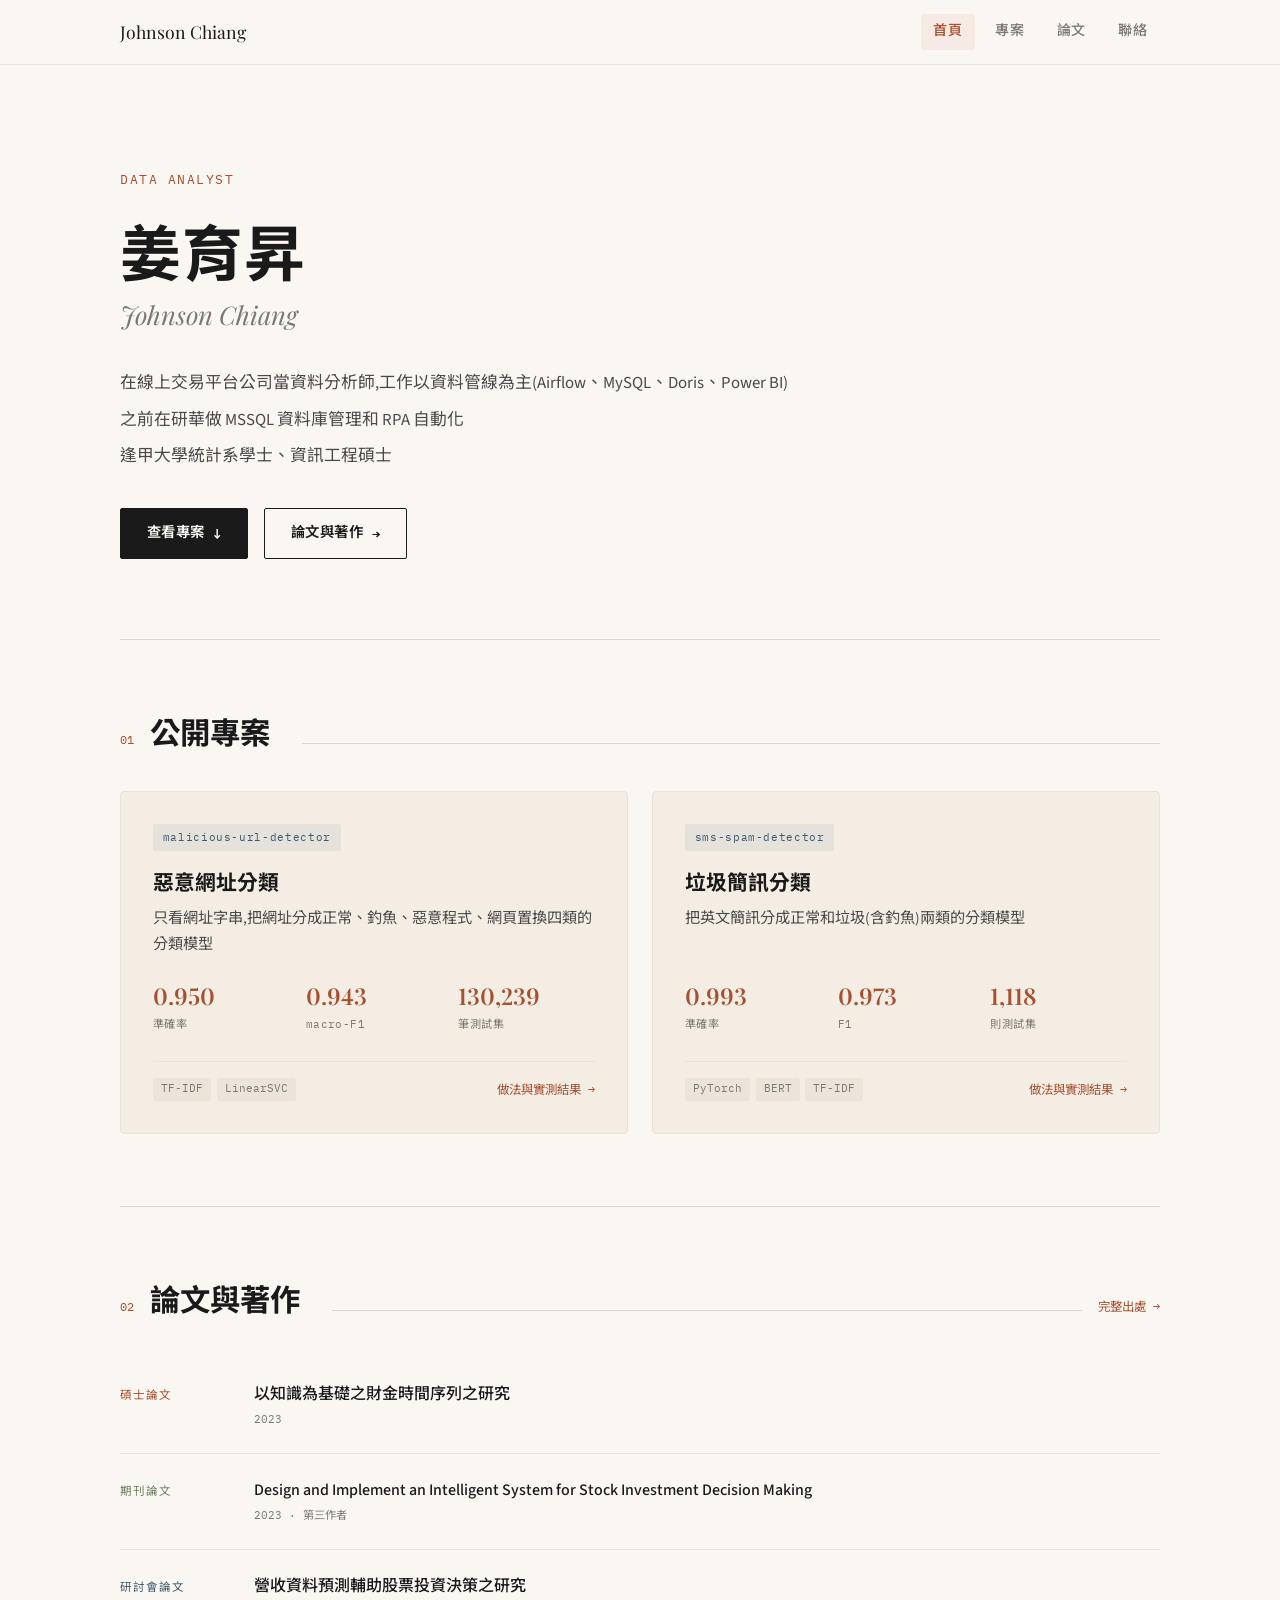
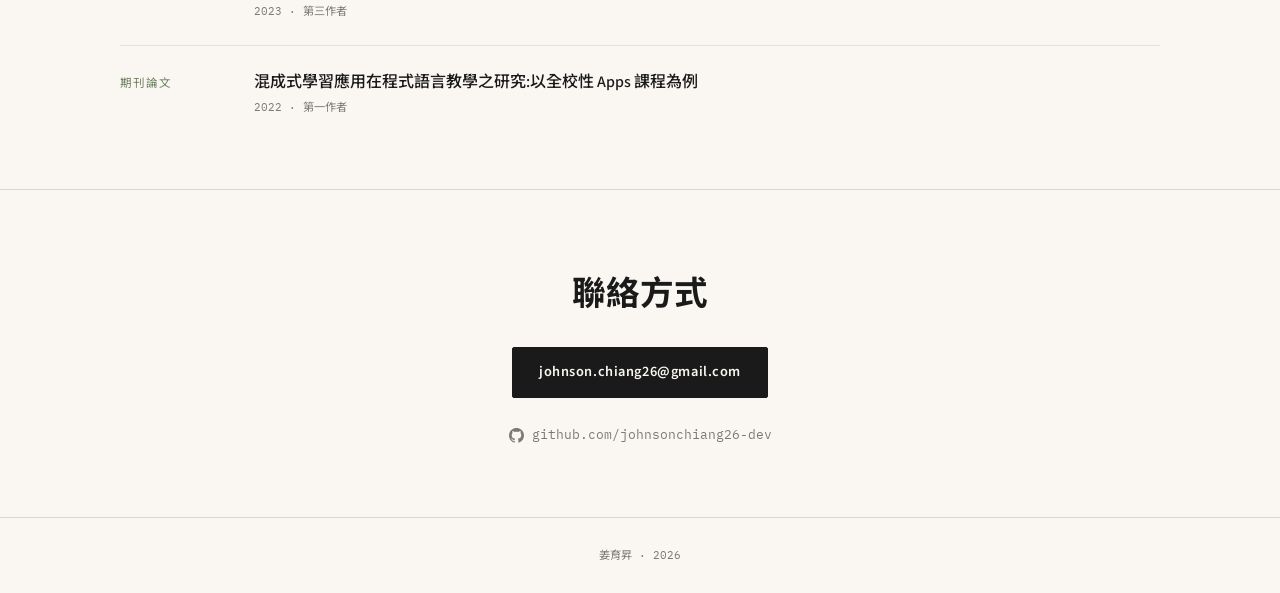
<file: index.html>
<!DOCTYPE html>
<html lang="zh-Hant">
<head>
  <meta charset="UTF-8" />
  <meta name="viewport" content="width=device-width, initial-scale=1.0" />
  <title>姜育昇 Johnson Chiang|資料分析師</title>
  <meta name="description" content="姜育昇的個人網頁:資料分析師,工作以資料管線為主;公開專案、論文與著作、聯絡方式" />
  <link rel="preconnect" href="https://fonts.googleapis.com" />
  <link rel="preconnect" href="https://fonts.gstatic.com" crossorigin />
  <link href="https://fonts.googleapis.com/css2?family=Playfair+Display:ital,wght@0,400;0,600;0,700;1,400&family=Source+Sans+3:wght@300;400;500;600&family=Noto+Sans+TC:wght@300;400;500;600;700&family=IBM+Plex+Mono:wght@400;500&display=swap" rel="stylesheet" />
  <link rel="stylesheet" href="style.css" />
</head>
<body>

<a class="skip" href="#main">跳到主要內容</a>

<nav class="nav" aria-label="主導覽">
  <div class="nav-inner">
    <a class="nav-name" href="index.html" lang="en">Johnson Chiang</a>
    <ul class="nav-links">
      <li><a href="index.html" aria-current="page">首頁</a></li>
      <li><a href="index.html#projects">專案</a></li>
      <li><a href="publications.html">論文</a></li>
      <li><a href="#contact">聯絡</a></li>
    </ul>
  </div>
</nav>

<main id="main">

<header class="hero wrap">
  <div class="hero-content">
    <div class="eyebrow" lang="en">Data Analyst</div>
    <h1>姜育昇</h1>
    <div class="hero-sub" lang="en">Johnson Chiang</div>
    <div class="hero-bio">
      <p>在線上交易平台公司當資料分析師,工作以資料管線為主(Airflow、MySQL、Doris、Power BI)</p>
      <p>之前在研華做 MSSQL 資料庫管理和 RPA 自動化</p>
      <p>逢甲大學統計系學士、資訊工程碩士</p>
    </div>
    <div class="actions">
      <a href="#projects" class="btn btn-fill">查看專案 <span class="arr" aria-hidden="true">↓</span></a>
      <a href="publications.html" class="btn btn-outline">論文與著作 <span class="arr" aria-hidden="true">→</span></a>
    </div>
  </div>
</header>

<div class="wrap"><hr class="rule" /></div>

<section class="section wrap" id="projects" aria-labelledby="projects-h">
  <div class="section-header">
    <span class="section-num">01</span>
    <h2 class="section-heading" id="projects-h">公開專案</h2>
    <div class="section-line"></div>
  </div>

  <div class="cards">

    <article class="card">
      <span class="chip" lang="en">malicious-url-detector</span>
      <h3><a href="malicious-url-detector.html">惡意網址分類</a></h3>
      <p>只看網址字串,把網址分成正常、釣魚、惡意程式、網頁置換四類的分類模型</p>
      <ul class="mini-stats">
        <li><strong>0.950</strong><span>準確率</span></li>
        <li><strong>0.943</strong><span>macro-F1</span></li>
        <li><strong>130,239</strong><span>筆測試集</span></li>
      </ul>
      <div class="card-footer">
        <div class="stack"><span>TF-IDF</span><span>LinearSVC</span></div>
        <div class="card-go">做法與實測結果 <span class="arr" aria-hidden="true">→</span></div>
      </div>
    </article>

    <article class="card">
      <span class="chip" lang="en">sms-spam-detector</span>
      <h3><a href="sms-spam-detector.html">垃圾簡訊分類</a></h3>
      <p>把英文簡訊分成正常和垃圾(含釣魚)兩類的分類模型</p>
      <ul class="mini-stats">
        <li><strong>0.993</strong><span>準確率</span></li>
        <li><strong>0.973</strong><span>F1</span></li>
        <li><strong>1,118</strong><span>則測試集</span></li>
      </ul>
      <div class="card-footer">
        <div class="stack"><span>PyTorch</span><span>BERT</span><span>TF-IDF</span></div>
        <div class="card-go">做法與實測結果 <span class="arr" aria-hidden="true">→</span></div>
      </div>
    </article>

  </div>
</section>

<div class="wrap"><hr class="rule" /></div>

<section class="section wrap" aria-labelledby="pubs-h">
  <div class="section-header">
    <span class="section-num">02</span>
    <h2 class="section-heading" id="pubs-h">論文與著作</h2>
    <div class="section-line"></div>
    <a class="section-more" href="publications.html">完整出處 →</a>
  </div>

  <div class="pub">
    <div class="pub-type thesis">碩士論文</div>
    <div class="pub-body">
      <h3>以知識為基礎之財金時間序列之研究</h3>
      <div class="pub-note">2023</div>
    </div>
  </div>
  <div class="pub">
    <div class="pub-type journal">期刊論文</div>
    <div class="pub-body">
      <h3 lang="en">Design and Implement an Intelligent System for Stock Investment Decision Making</h3>
      <div class="pub-note">2023 · 第三作者</div>
    </div>
  </div>
  <div class="pub">
    <div class="pub-type conf">研討會論文</div>
    <div class="pub-body">
      <h3>營收資料預測輔助股票投資決策之研究</h3>
      <div class="pub-note">2023 · 第三作者</div>
    </div>
  </div>
  <div class="pub">
    <div class="pub-type journal">期刊論文</div>
    <div class="pub-body">
      <h3>混成式學習應用在程式語言教學之研究:以全校性 Apps 課程為例</h3>
      <div class="pub-note">2022 · 第一作者</div>
    </div>
  </div>
</section>

</main>

<section class="contact" id="contact" aria-labelledby="contact-h">
  <div class="wrap">
    <h2 class="contact-heading" id="contact-h">聯絡方式</h2>
    <div class="contact-row">
      <a href="mailto:johnson.chiang26@gmail.com" class="btn btn-fill">johnson.chiang26@gmail.com</a>
    </div>
    <div class="contact-row" style="margin-top:1.25rem;">
      <a href="https://github.com/johnsonchiang26-dev" class="contact-item">
        <svg viewBox="0 0 24 24" fill="currentColor" aria-hidden="true"><path d="M12 0c-6.626 0-12 5.373-12 12 0 5.302 3.438 9.8 8.207 11.387.599.111.793-.261.793-.577v-2.234c-3.338.726-4.033-1.416-4.033-1.416-.546-1.387-1.333-1.756-1.333-1.756-1.089-.745.083-.729.083-.729 1.205.084 1.839 1.237 1.839 1.237 1.07 1.834 2.807 1.304 3.492.997.107-.775.418-1.305.762-1.604-2.665-.305-5.467-1.334-5.467-5.931 0-1.311.469-2.381 1.236-3.221-.124-.303-.535-1.524.117-3.176 0 0 1.008-.322 3.301 1.23.957-.266 1.983-.399 3.003-.404 1.02.005 2.047.138 3.006.404 2.291-1.552 3.297-1.23 3.297-1.23.653 1.653.242 2.874.118 3.176.77.84 1.235 1.911 1.235 3.221 0 4.609-2.807 5.624-5.479 5.921.43.372.823 1.102.823 2.222v3.293c0 .319.192.694.801.576 4.765-1.589 8.199-6.086 8.199-11.386 0-6.627-5.373-12-12-12z"/></svg>
        github.com/johnsonchiang26-dev
      </a>
    </div>
  </div>
</section>

<footer class="footer">姜育昇 · 2026</footer>

</body>
</html>
</file>
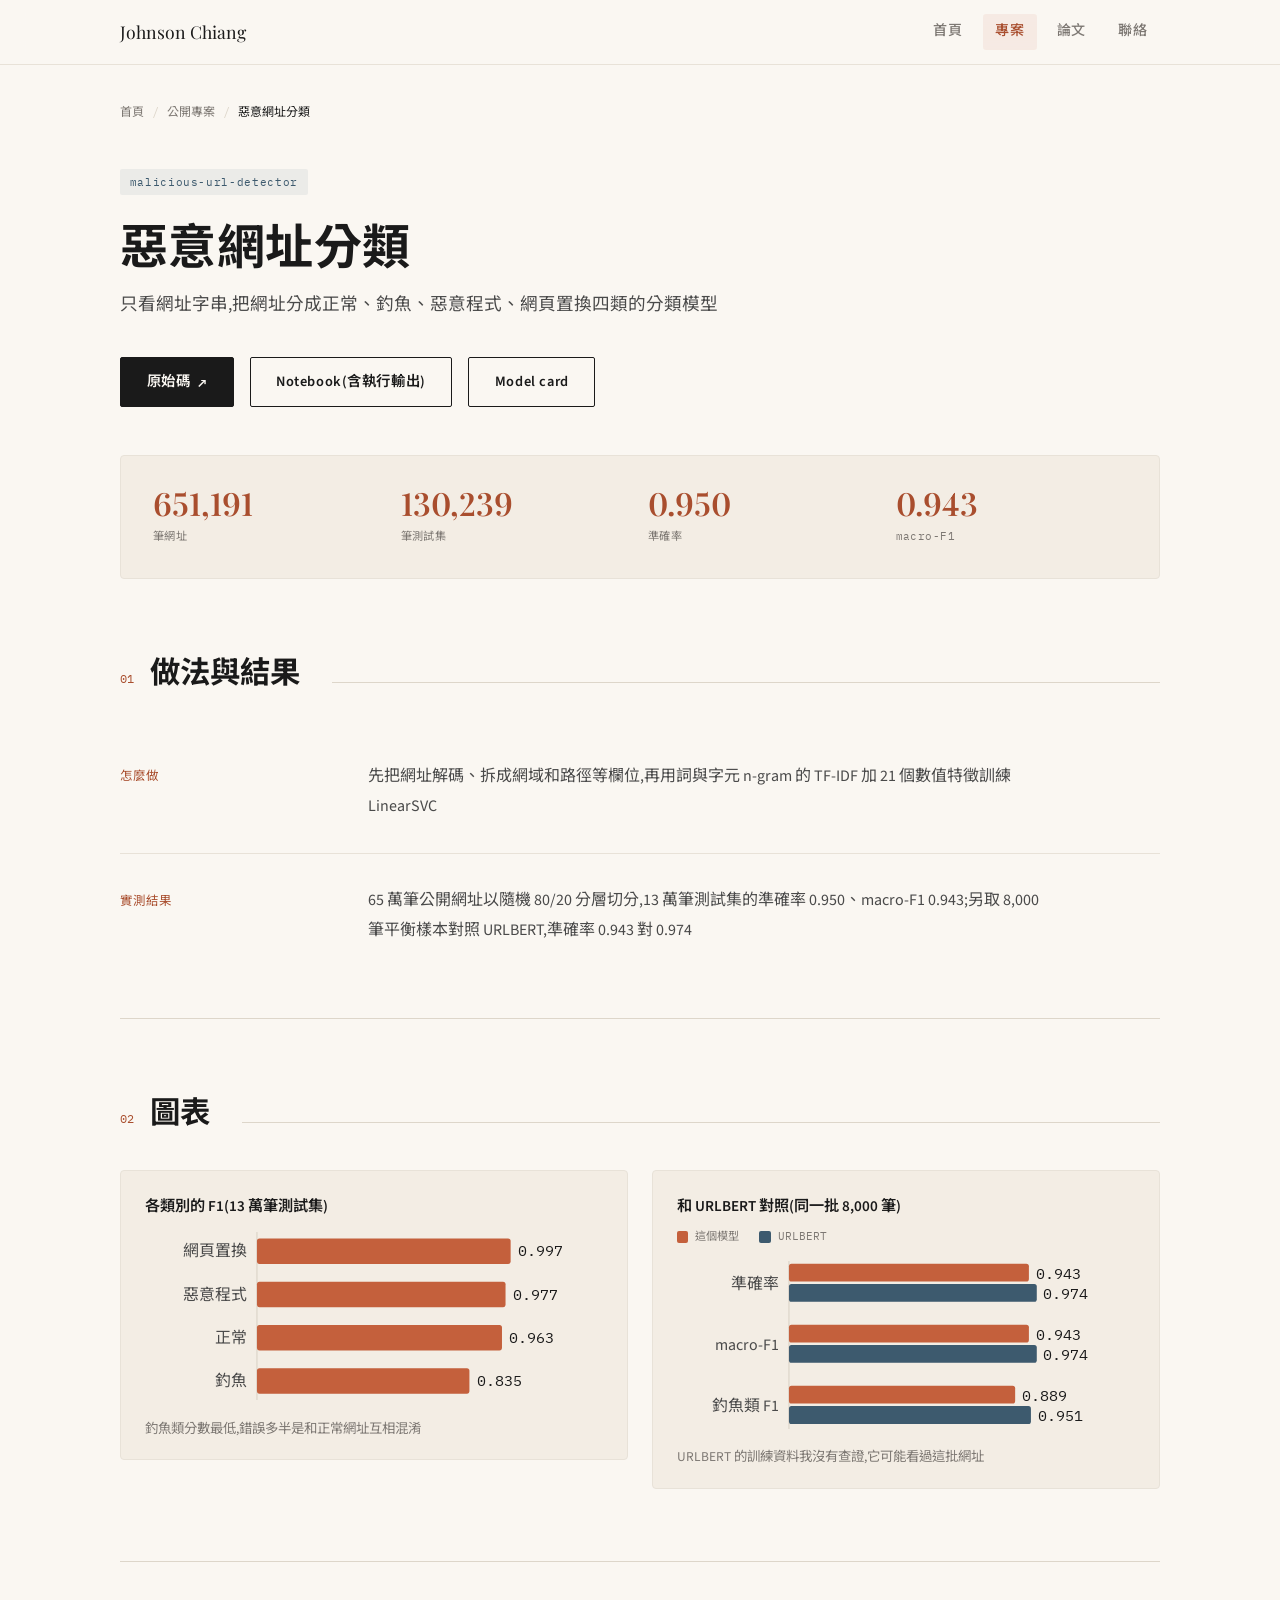
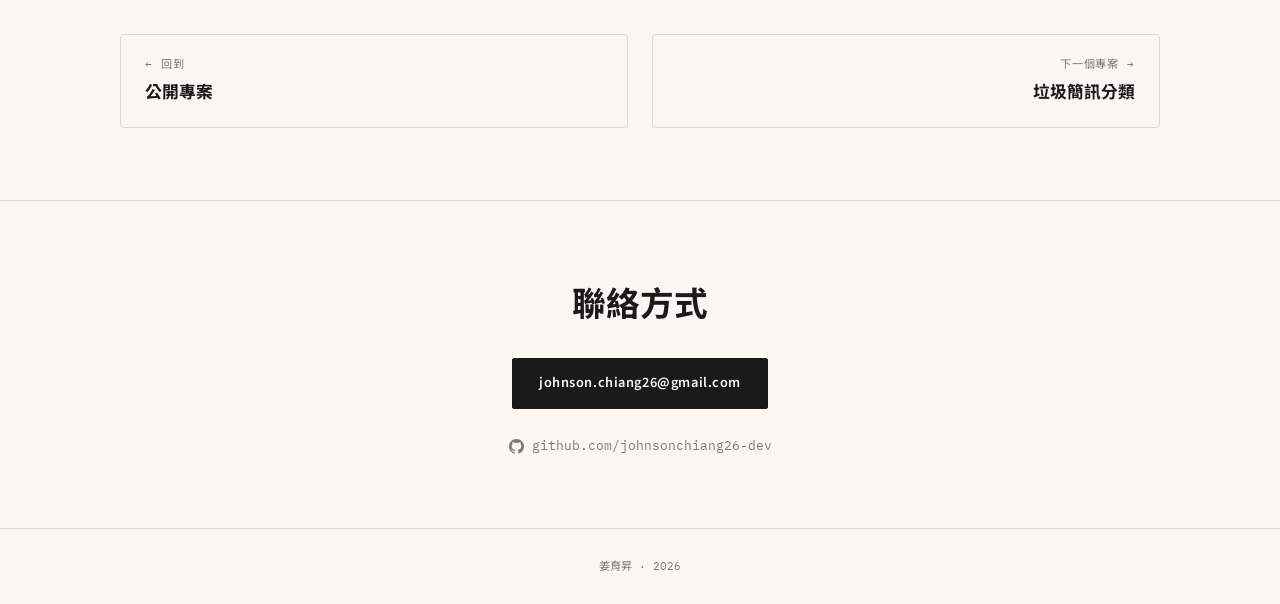
<file: malicious-url-detector.html>
<!DOCTYPE html>
<html lang="zh-Hant">
<head>
  <meta charset="UTF-8" />
  <meta name="viewport" content="width=device-width, initial-scale=1.0" />
  <title>惡意網址分類|姜育昇 Johnson Chiang</title>
  <meta name="description" content="只看網址字串,把網址分成正常、釣魚、惡意程式、網頁置換四類的分類模型:做法、實測結果與原始碼" />
  <link rel="preconnect" href="https://fonts.googleapis.com" />
  <link rel="preconnect" href="https://fonts.gstatic.com" crossorigin />
  <link href="https://fonts.googleapis.com/css2?family=Playfair+Display:ital,wght@0,400;0,600;0,700;1,400&family=Source+Sans+3:wght@300;400;500;600&family=Noto+Sans+TC:wght@300;400;500;600;700&family=IBM+Plex+Mono:wght@400;500&display=swap" rel="stylesheet" />
  <link rel="stylesheet" href="style.css" />
</head>
<body>

<a class="skip" href="#main">跳到主要內容</a>

<nav class="nav" aria-label="主導覽">
  <div class="nav-inner">
    <a class="nav-name" href="index.html" lang="en">Johnson Chiang</a>
    <ul class="nav-links">
      <li><a href="index.html">首頁</a></li>
      <li><a href="index.html#projects" aria-current="page">專案</a></li>
      <li><a href="publications.html">論文</a></li>
      <li><a href="#contact">聯絡</a></li>
    </ul>
  </div>
</nav>

<main id="main">

<nav class="crumbs wrap" aria-label="麵包屑">
  <ol>
    <li><a href="index.html">首頁</a></li>
    <li><a href="index.html#projects">公開專案</a></li>
    <li aria-current="page">惡意網址分類</li>
  </ol>
</nav>

<header class="page-head wrap">
  <span class="chip" lang="en">malicious-url-detector</span>
  <h1>惡意網址分類</h1>
  <p class="lead">只看網址字串,把網址分成正常、釣魚、惡意程式、網頁置換四類的分類模型</p>
  <div class="actions">
    <a href="https://github.com/johnsonchiang26-dev/malicious-url-detector" class="btn btn-fill">原始碼 <span class="arr" aria-hidden="true">↗</span></a>
    <a href="https://github.com/johnsonchiang26-dev/malicious-url-detector/blob/main/tagging.ipynb" class="btn btn-outline">Notebook(含執行輸出)</a>
    <a href="https://github.com/johnsonchiang26-dev/malicious-url-detector/blob/main/docs/model_card.md" class="btn btn-outline">Model card</a>
  </div>
</header>

<div class="wrap">
  <ul class="stats">
    <li><strong>651,191</strong><span>筆網址</span></li>
    <li><strong>130,239</strong><span>筆測試集</span></li>
    <li><strong>0.950</strong><span>準確率</span></li>
    <li><strong>0.943</strong><span>macro-F1</span></li>
  </ul>
</div>

<section class="section wrap" aria-labelledby="how-h">
  <div class="section-header">
    <span class="section-num">01</span>
    <h2 class="section-heading" id="how-h">做法與結果</h2>
    <div class="section-line"></div>
  </div>
  <div class="row">
    <div class="row-label">怎麼做</div>
    <div class="row-body">先把網址解碼、拆成網域和路徑等欄位,再用詞與字元 n-gram 的 TF-IDF 加 21 個數值特徵訓練 LinearSVC</div>
  </div>
  <div class="row">
    <div class="row-label">實測結果</div>
    <div class="row-body">65 萬筆公開網址以隨機 80/20 分層切分,13 萬筆測試集的準確率 0.950、macro-F1 0.943;另取 8,000 筆平衡樣本對照 URLBERT,準確率 0.943 對 0.974</div>
  </div>
</section>

<div class="wrap"><hr class="rule" /></div>

<section class="section wrap" aria-labelledby="charts-h">
  <div class="section-header">
    <span class="section-num">02</span>
    <h2 class="section-heading" id="charts-h">圖表</h2>
    <div class="section-line"></div>
  </div>

  <div class="charts">
    <figure class="chart">
      <figcaption>各類別的 F1(13 萬筆測試集)</figcaption>
      <svg viewBox="0 0 360 140" role="img" aria-label="各類別 F1:網頁置換 0.997、惡意程式 0.977、正常 0.963、釣魚 0.835">
        <line class="axis" x1="88" y1="4" x2="88" y2="136"/>
        <text class="lbl" x="80" y="23" text-anchor="end">網頁置換</text>
        <rect class="s1" x="88" y="9" width="199.4" height="20" rx="2"><title>網頁置換 F1 0.997</title></rect>
        <text class="val" x="293" y="23">0.997</text>
        <text class="lbl" x="80" y="57" text-anchor="end">惡意程式</text>
        <rect class="s1" x="88" y="43" width="195.4" height="20" rx="2"><title>惡意程式 F1 0.977</title></rect>
        <text class="val" x="289" y="57">0.977</text>
        <text class="lbl" x="80" y="91" text-anchor="end">正常</text>
        <rect class="s1" x="88" y="77" width="192.6" height="20" rx="2"><title>正常 F1 0.963</title></rect>
        <text class="val" x="286" y="91">0.963</text>
        <text class="lbl" x="80" y="125" text-anchor="end">釣魚</text>
        <rect class="s1" x="88" y="111" width="167" height="20" rx="2"><title>釣魚 F1 0.835</title></rect>
        <text class="val" x="261" y="125">0.835</text>
      </svg>
      <p class="fig-note">釣魚類分數最低,錯誤多半是和正常網址互相混淆</p>
    </figure>

    <figure class="chart">
      <figcaption>和 URLBERT 對照(同一批 8,000 筆)</figcaption>
      <ul class="legend">
        <li><i class="s1"></i>這個模型</li>
        <li><i class="s2"></i>URLBERT</li>
      </ul>
      <svg viewBox="0 0 360 140" role="img" aria-label="這個模型對 URLBERT:準確率 0.943 對 0.974,macro-F1 0.943 對 0.974,釣魚類 F1 0.889 對 0.951">
        <line class="axis" x1="88" y1="4" x2="88" y2="136"/>
        <text class="lbl" x="80" y="26" text-anchor="end">準確率</text>
        <rect class="s1" x="88" y="6" width="188.6" height="14" rx="2"><title>這個模型 準確率 0.943</title></rect>
        <text class="val" x="282" y="18">0.943</text>
        <rect class="s2" x="88" y="22" width="194.8" height="14" rx="2"><title>URLBERT 準確率 0.974</title></rect>
        <text class="val" x="288" y="34">0.974</text>
        <text class="lbl" x="80" y="74" text-anchor="end">macro-F1</text>
        <rect class="s1" x="88" y="54" width="188.6" height="14" rx="2"><title>這個模型 macro-F1 0.943</title></rect>
        <text class="val" x="282" y="66">0.943</text>
        <rect class="s2" x="88" y="70" width="194.8" height="14" rx="2"><title>URLBERT macro-F1 0.974</title></rect>
        <text class="val" x="288" y="82">0.974</text>
        <text class="lbl" x="80" y="122" text-anchor="end">釣魚類 F1</text>
        <rect class="s1" x="88" y="102" width="177.8" height="14" rx="2"><title>這個模型 釣魚類 F1 0.889</title></rect>
        <text class="val" x="271" y="114">0.889</text>
        <rect class="s2" x="88" y="118" width="190.2" height="14" rx="2"><title>URLBERT 釣魚類 F1 0.951</title></rect>
        <text class="val" x="284" y="130">0.951</text>
      </svg>
      <p class="fig-note">URLBERT 的訓練資料我沒有查證,它可能看過這批網址</p>
    </figure>
  </div>
</section>

<div class="wrap"><hr class="rule" /></div>

<nav class="section wrap" aria-label="其他頁面">
  <div class="pager">
    <a class="prev" href="index.html#projects"><small>← 回到</small><span>公開專案</span></a>
    <a class="next" href="sms-spam-detector.html"><small>下一個專案 →</small><span>垃圾簡訊分類</span></a>
  </div>
</nav>

</main>

<section class="contact" id="contact" aria-labelledby="contact-h">
  <div class="wrap">
    <h2 class="contact-heading" id="contact-h">聯絡方式</h2>
    <div class="contact-row">
      <a href="mailto:johnson.chiang26@gmail.com" class="btn btn-fill">johnson.chiang26@gmail.com</a>
    </div>
    <div class="contact-row" style="margin-top:1.25rem;">
      <a href="https://github.com/johnsonchiang26-dev" class="contact-item">
        <svg viewBox="0 0 24 24" fill="currentColor" aria-hidden="true"><path d="M12 0c-6.626 0-12 5.373-12 12 0 5.302 3.438 9.8 8.207 11.387.599.111.793-.261.793-.577v-2.234c-3.338.726-4.033-1.416-4.033-1.416-.546-1.387-1.333-1.756-1.333-1.756-1.089-.745.083-.729.083-.729 1.205.084 1.839 1.237 1.839 1.237 1.07 1.834 2.807 1.304 3.492.997.107-.775.418-1.305.762-1.604-2.665-.305-5.467-1.334-5.467-5.931 0-1.311.469-2.381 1.236-3.221-.124-.303-.535-1.524.117-3.176 0 0 1.008-.322 3.301 1.23.957-.266 1.983-.399 3.003-.404 1.02.005 2.047.138 3.006.404 2.291-1.552 3.297-1.23 3.297-1.23.653 1.653.242 2.874.118 3.176.77.84 1.235 1.911 1.235 3.221 0 4.609-2.807 5.624-5.479 5.921.43.372.823 1.102.823 2.222v3.293c0 .319.192.694.801.576 4.765-1.589 8.199-6.086 8.199-11.386 0-6.627-5.373-12-12-12z"/></svg>
        github.com/johnsonchiang26-dev
      </a>
    </div>
  </div>
</section>

<footer class="footer">姜育昇 · 2026</footer>

</body>
</html>
</file>
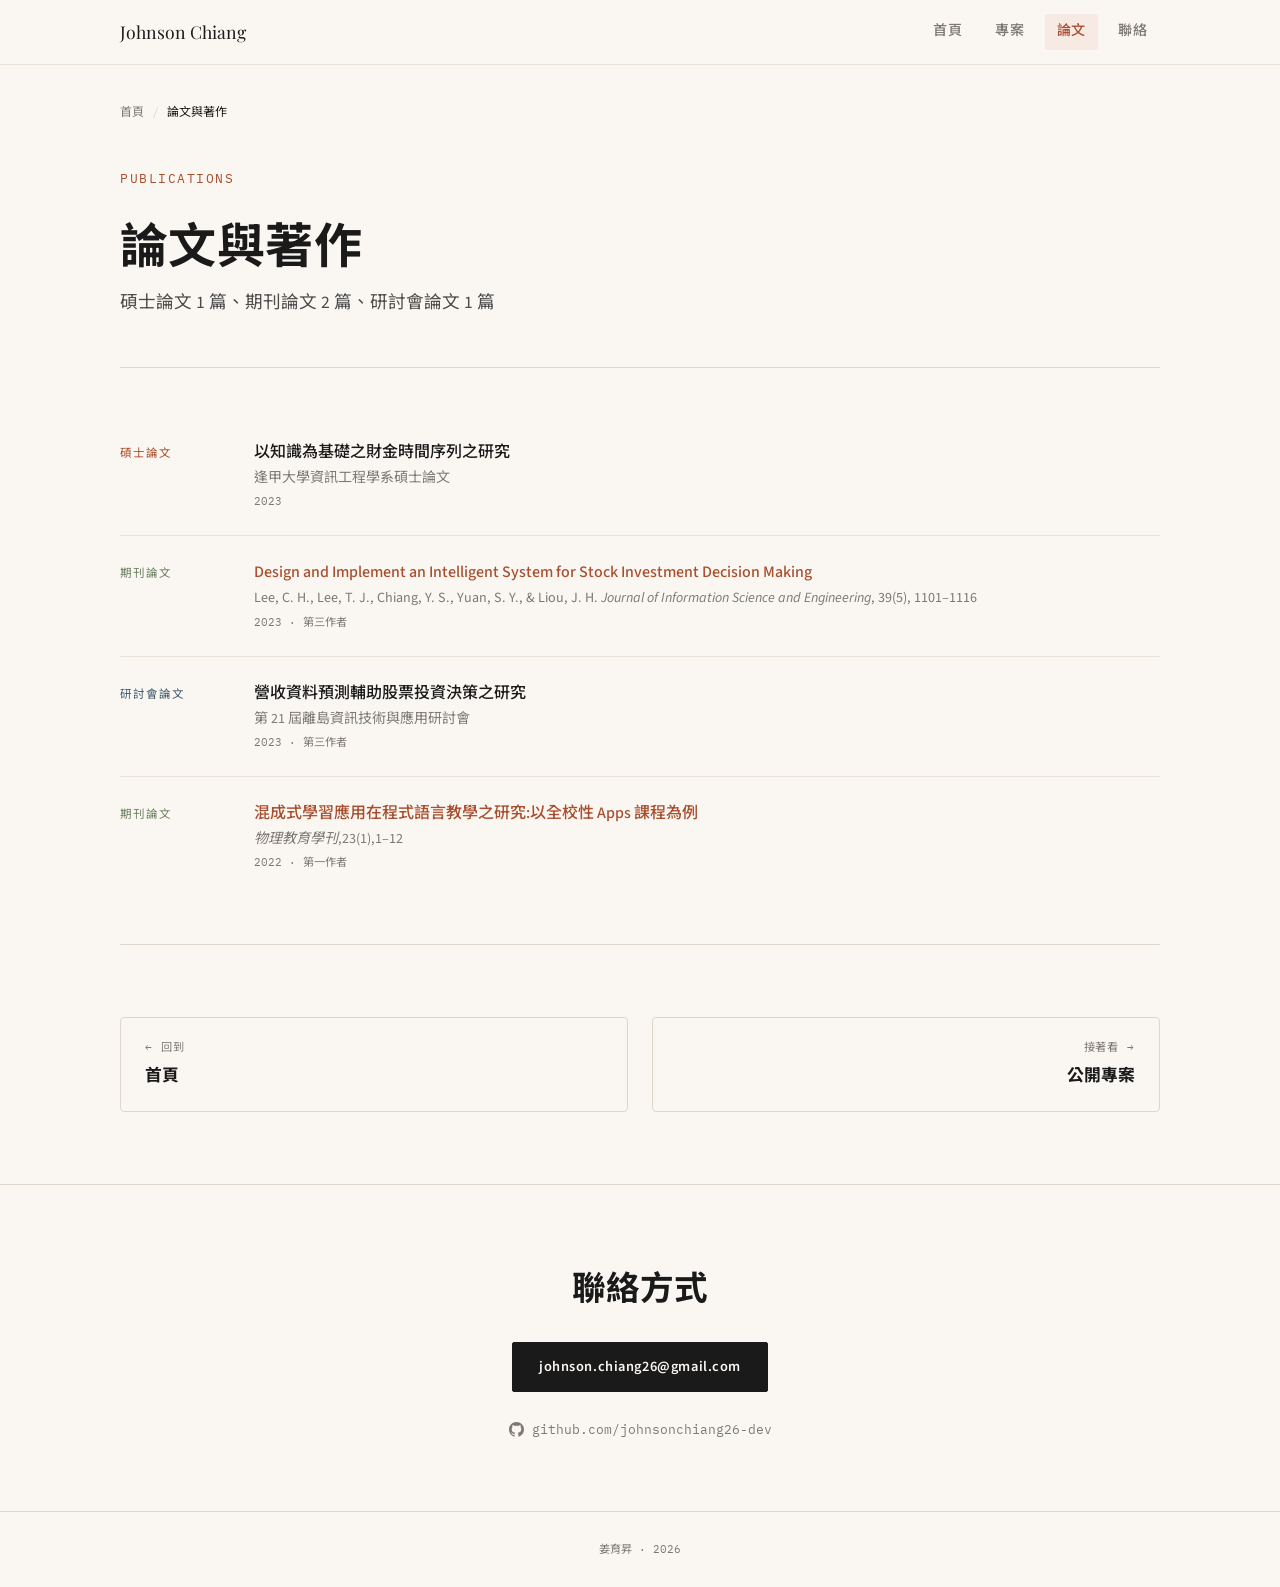
<file: publications.html>
<!DOCTYPE html>
<html lang="zh-Hant">
<head>
  <meta charset="UTF-8" />
  <meta name="viewport" content="width=device-width, initial-scale=1.0" />
  <title>論文與著作|姜育昇 Johnson Chiang</title>
  <meta name="description" content="姜育昇的論文與著作:碩士論文、期刊論文與研討會論文的出處" />
  <link rel="preconnect" href="https://fonts.googleapis.com" />
  <link rel="preconnect" href="https://fonts.gstatic.com" crossorigin />
  <link href="https://fonts.googleapis.com/css2?family=Playfair+Display:ital,wght@0,400;0,600;0,700;1,400&family=Source+Sans+3:wght@300;400;500;600&family=Noto+Sans+TC:wght@300;400;500;600;700&family=IBM+Plex+Mono:wght@400;500&display=swap" rel="stylesheet" />
  <link rel="stylesheet" href="style.css" />
</head>
<body>

<a class="skip" href="#main">跳到主要內容</a>

<nav class="nav" aria-label="主導覽">
  <div class="nav-inner">
    <a class="nav-name" href="index.html" lang="en">Johnson Chiang</a>
    <ul class="nav-links">
      <li><a href="index.html">首頁</a></li>
      <li><a href="index.html#projects">專案</a></li>
      <li><a href="publications.html" aria-current="page">論文</a></li>
      <li><a href="#contact">聯絡</a></li>
    </ul>
  </div>
</nav>

<main id="main">

<nav class="crumbs wrap" aria-label="麵包屑">
  <ol>
    <li><a href="index.html">首頁</a></li>
    <li aria-current="page">論文與著作</li>
  </ol>
</nav>

<header class="page-head wrap">
  <div class="eyebrow" lang="en">Publications</div>
  <h1>論文與著作</h1>
  <p class="lead">碩士論文 1 篇、期刊論文 2 篇、研討會論文 1 篇</p>
</header>

<div class="wrap"><hr class="rule" /></div>

<section class="section wrap" aria-label="著作清單">

  <div class="pub">
    <div class="pub-type thesis">碩士論文</div>
    <div class="pub-body">
      <h3>以知識為基礎之財金時間序列之研究</h3>
      <div class="pub-citation">逢甲大學資訊工程學系碩士論文</div>
      <div class="pub-note">2023</div>
    </div>
  </div>

  <div class="pub">
    <div class="pub-type journal">期刊論文</div>
    <div class="pub-body">
      <h3 lang="en"><a href="https://doi.org/10.6688/JISE.202309_39(5).0006">Design and Implement an Intelligent System for Stock Investment Decision Making</a></h3>
      <div class="pub-citation" lang="en">Lee, C. H., Lee, T. J., Chiang, Y. S., Yuan, S. Y., &amp; Liou, J. H. <cite>Journal of Information Science and Engineering</cite>, 39(5), 1101–1116</div>
      <div class="pub-note">2023 · 第三作者</div>
    </div>
  </div>

  <div class="pub">
    <div class="pub-type conf">研討會論文</div>
    <div class="pub-body">
      <h3>營收資料預測輔助股票投資決策之研究</h3>
      <div class="pub-citation">第 21 屆離島資訊技術與應用研討會</div>
      <div class="pub-note">2023 · 第三作者</div>
    </div>
  </div>

  <div class="pub">
    <div class="pub-type journal">期刊論文</div>
    <div class="pub-body">
      <h3><a href="https://doi.org/10.6212/CPE.202207_23(1).0001">混成式學習應用在程式語言教學之研究:以全校性 Apps 課程為例</a></h3>
      <div class="pub-citation"><cite>物理教育學刊</cite>,23(1),1–12</div>
      <div class="pub-note">2022 · 第一作者</div>
    </div>
  </div>

</section>

<div class="wrap"><hr class="rule" /></div>

<nav class="section wrap" aria-label="其他頁面">
  <div class="pager">
    <a class="prev" href="index.html"><small>← 回到</small><span>首頁</span></a>
    <a class="next" href="index.html#projects"><small>接著看 →</small><span>公開專案</span></a>
  </div>
</nav>

</main>

<section class="contact" id="contact" aria-labelledby="contact-h">
  <div class="wrap">
    <h2 class="contact-heading" id="contact-h">聯絡方式</h2>
    <div class="contact-row">
      <a href="mailto:johnson.chiang26@gmail.com" class="btn btn-fill">johnson.chiang26@gmail.com</a>
    </div>
    <div class="contact-row" style="margin-top:1.25rem;">
      <a href="https://github.com/johnsonchiang26-dev" class="contact-item">
        <svg viewBox="0 0 24 24" fill="currentColor" aria-hidden="true"><path d="M12 0c-6.626 0-12 5.373-12 12 0 5.302 3.438 9.8 8.207 11.387.599.111.793-.261.793-.577v-2.234c-3.338.726-4.033-1.416-4.033-1.416-.546-1.387-1.333-1.756-1.333-1.756-1.089-.745.083-.729.083-.729 1.205.084 1.839 1.237 1.839 1.237 1.07 1.834 2.807 1.304 3.492.997.107-.775.418-1.305.762-1.604-2.665-.305-5.467-1.334-5.467-5.931 0-1.311.469-2.381 1.236-3.221-.124-.303-.535-1.524.117-3.176 0 0 1.008-.322 3.301 1.23.957-.266 1.983-.399 3.003-.404 1.02.005 2.047.138 3.006.404 2.291-1.552 3.297-1.23 3.297-1.23.653 1.653.242 2.874.118 3.176.77.84 1.235 1.911 1.235 3.221 0 4.609-2.807 5.624-5.479 5.921.43.372.823 1.102.823 2.222v3.293c0 .319.192.694.801.576 4.765-1.589 8.199-6.086 8.199-11.386 0-6.627-5.373-12-12-12z"/></svg>
        github.com/johnsonchiang26-dev
      </a>
    </div>
  </div>
</section>

<footer class="footer">姜育昇 · 2026</footer>

</body>
</html>
</file>
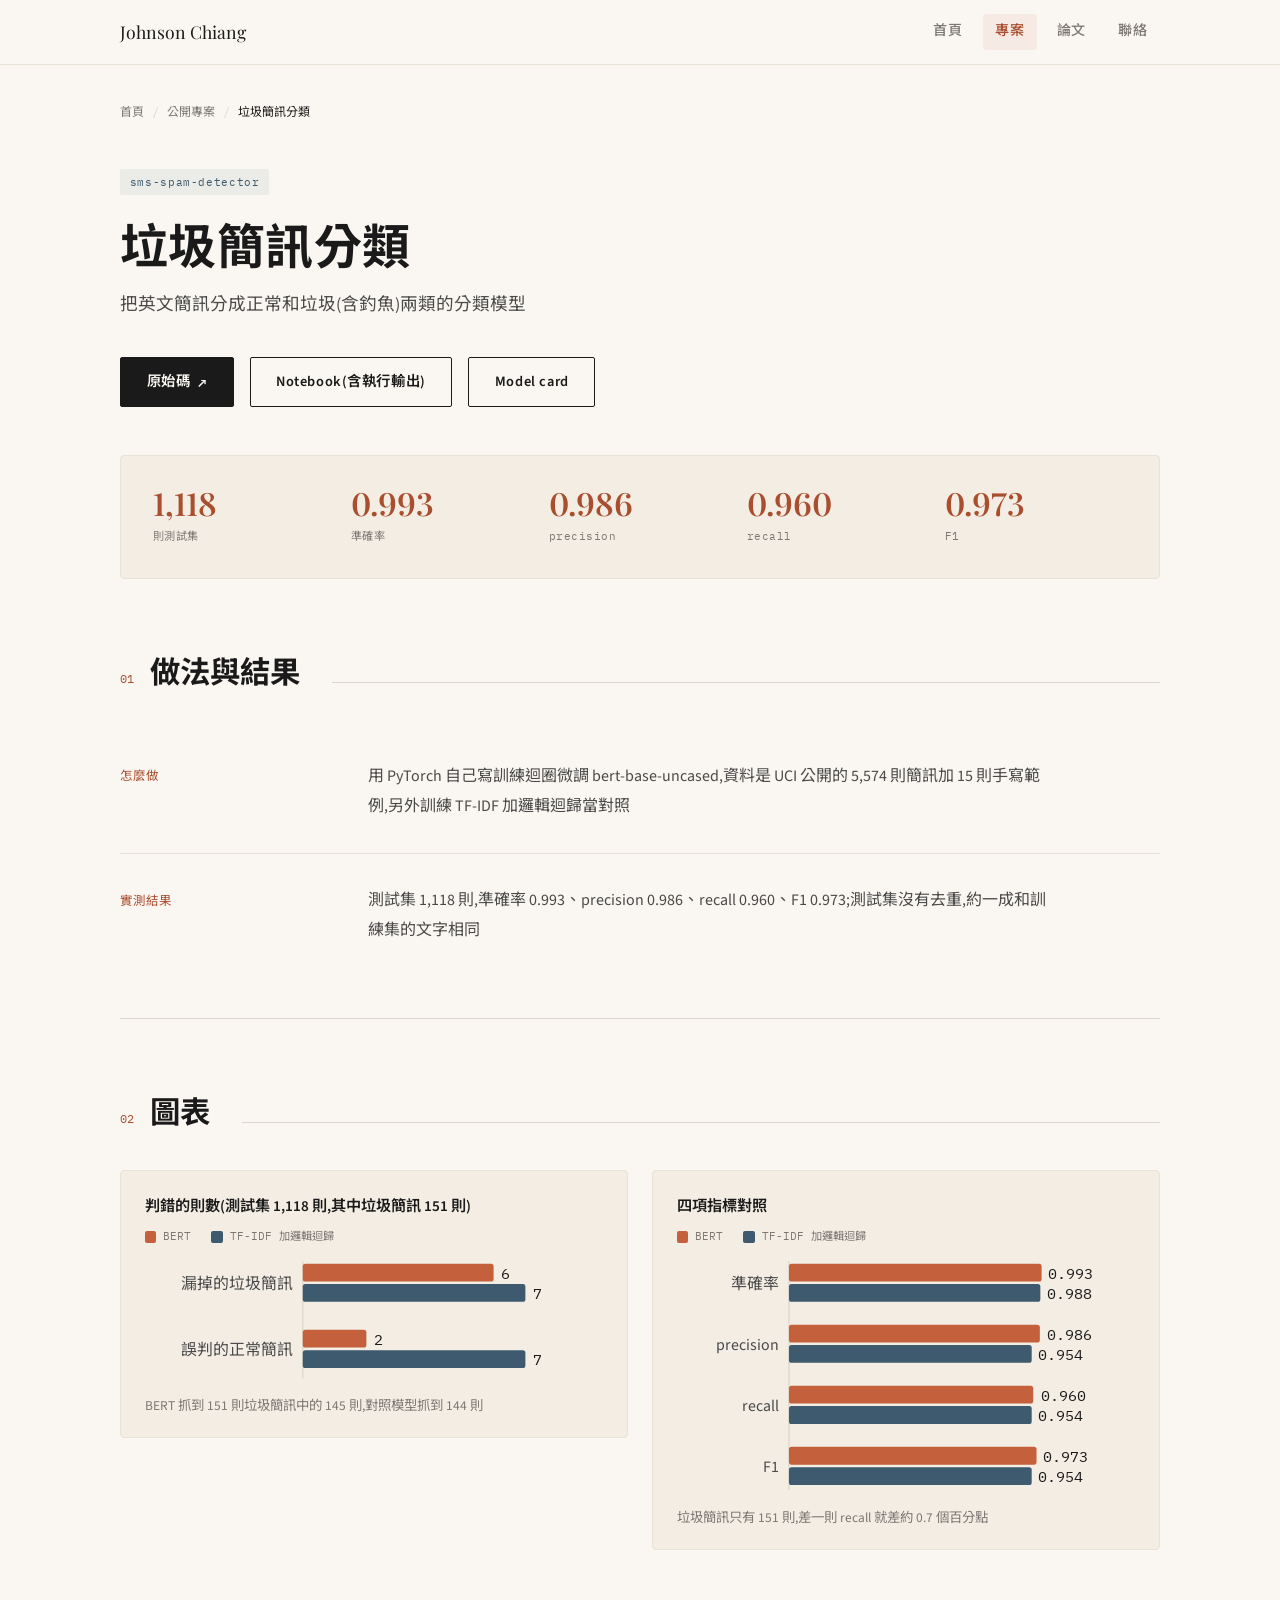
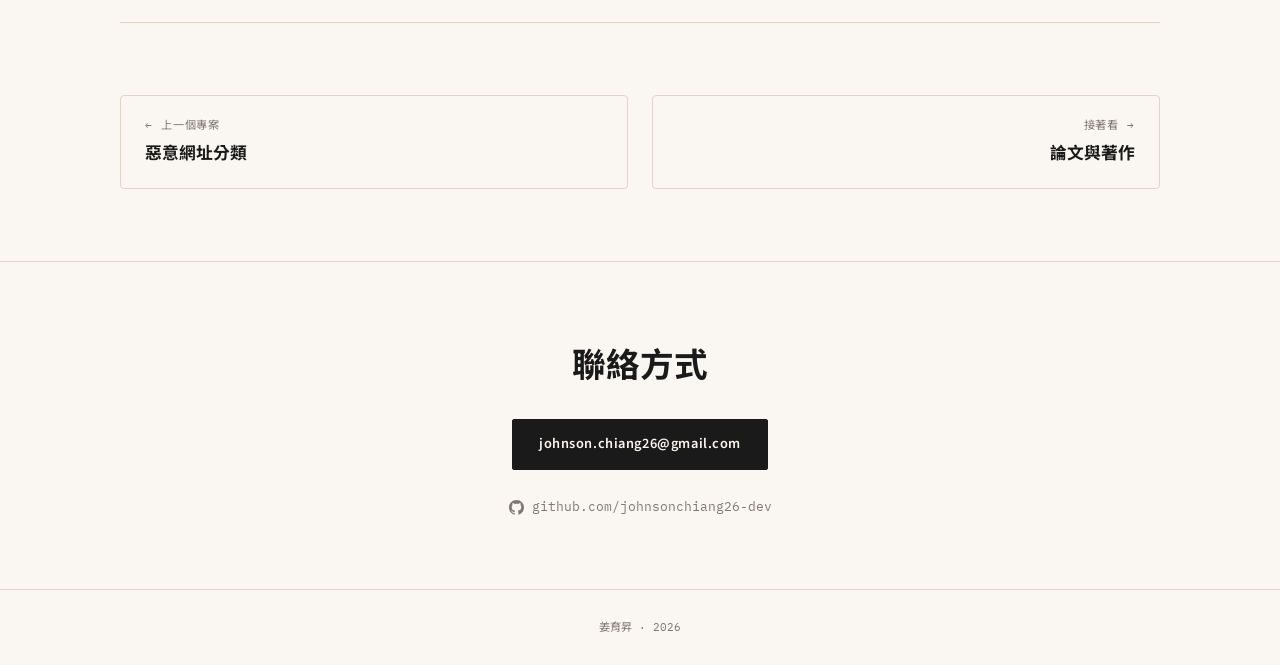
<file: sms-spam-detector.html>
<!DOCTYPE html>
<html lang="zh-Hant">
<head>
  <meta charset="UTF-8" />
  <meta name="viewport" content="width=device-width, initial-scale=1.0" />
  <title>垃圾簡訊分類|姜育昇 Johnson Chiang</title>
  <meta name="description" content="把英文簡訊分成正常和垃圾(含釣魚)兩類的分類模型:做法、實測結果與原始碼" />
  <link rel="preconnect" href="https://fonts.googleapis.com" />
  <link rel="preconnect" href="https://fonts.gstatic.com" crossorigin />
  <link href="https://fonts.googleapis.com/css2?family=Playfair+Display:ital,wght@0,400;0,600;0,700;1,400&family=Source+Sans+3:wght@300;400;500;600&family=Noto+Sans+TC:wght@300;400;500;600;700&family=IBM+Plex+Mono:wght@400;500&display=swap" rel="stylesheet" />
  <link rel="stylesheet" href="style.css" />
</head>
<body>

<a class="skip" href="#main">跳到主要內容</a>

<nav class="nav" aria-label="主導覽">
  <div class="nav-inner">
    <a class="nav-name" href="index.html" lang="en">Johnson Chiang</a>
    <ul class="nav-links">
      <li><a href="index.html">首頁</a></li>
      <li><a href="index.html#projects" aria-current="page">專案</a></li>
      <li><a href="publications.html">論文</a></li>
      <li><a href="#contact">聯絡</a></li>
    </ul>
  </div>
</nav>

<main id="main">

<nav class="crumbs wrap" aria-label="麵包屑">
  <ol>
    <li><a href="index.html">首頁</a></li>
    <li><a href="index.html#projects">公開專案</a></li>
    <li aria-current="page">垃圾簡訊分類</li>
  </ol>
</nav>

<header class="page-head wrap">
  <span class="chip" lang="en">sms-spam-detector</span>
  <h1>垃圾簡訊分類</h1>
  <p class="lead">把英文簡訊分成正常和垃圾(含釣魚)兩類的分類模型</p>
  <div class="actions">
    <a href="https://github.com/johnsonchiang26-dev/sms-spam-detector" class="btn btn-fill">原始碼 <span class="arr" aria-hidden="true">↗</span></a>
    <a href="https://github.com/johnsonchiang26-dev/sms-spam-detector/blob/main/notebooks/03_bert_finetune.ipynb" class="btn btn-outline">Notebook(含執行輸出)</a>
    <a href="https://github.com/johnsonchiang26-dev/sms-spam-detector/blob/main/docs/model_card.md" class="btn btn-outline">Model card</a>
  </div>
</header>

<div class="wrap">
  <ul class="stats">
    <li><strong>1,118</strong><span>則測試集</span></li>
    <li><strong>0.993</strong><span>準確率</span></li>
    <li><strong>0.986</strong><span>precision</span></li>
    <li><strong>0.960</strong><span>recall</span></li>
    <li><strong>0.973</strong><span>F1</span></li>
  </ul>
</div>

<section class="section wrap" aria-labelledby="how-h">
  <div class="section-header">
    <span class="section-num">01</span>
    <h2 class="section-heading" id="how-h">做法與結果</h2>
    <div class="section-line"></div>
  </div>
  <div class="row">
    <div class="row-label">怎麼做</div>
    <div class="row-body">用 PyTorch 自己寫訓練迴圈微調 bert-base-uncased,資料是 UCI 公開的 5,574 則簡訊加 15 則手寫範例,另外訓練 TF-IDF 加邏輯迴歸當對照</div>
  </div>
  <div class="row">
    <div class="row-label">實測結果</div>
    <div class="row-body">測試集 1,118 則,準確率 0.993、precision 0.986、recall 0.960、F1 0.973;測試集沒有去重,約一成和訓練集的文字相同</div>
  </div>
</section>

<div class="wrap"><hr class="rule" /></div>

<section class="section wrap" aria-labelledby="charts-h">
  <div class="section-header">
    <span class="section-num">02</span>
    <h2 class="section-heading" id="charts-h">圖表</h2>
    <div class="section-line"></div>
  </div>

  <div class="charts">
    <figure class="chart">
      <figcaption>判錯的則數(測試集 1,118 則,其中垃圾簡訊 151 則)</figcaption>
      <ul class="legend">
        <li><i class="s1"></i>BERT</li>
        <li><i class="s2"></i>TF-IDF 加邏輯迴歸</li>
      </ul>
      <svg viewBox="0 0 360 100" role="img" aria-label="判錯則數:漏掉的垃圾簡訊 BERT 6 則、對照模型 7 則;誤判的正常簡訊 BERT 2 則、對照模型 7 則">
        <line class="axis" x1="124" y1="4" x2="124" y2="96"/>
        <text class="lbl" x="116" y="26" text-anchor="end">漏掉的垃圾簡訊</text>
        <rect class="s1" x="124" y="6" width="150" height="14" rx="2"><title>BERT 漏掉 6 則</title></rect>
        <text class="val" x="280" y="18">6</text>
        <rect class="s2" x="124" y="22" width="175" height="14" rx="2"><title>對照模型 漏掉 7 則</title></rect>
        <text class="val" x="305" y="34">7</text>
        <text class="lbl" x="116" y="78" text-anchor="end">誤判的正常簡訊</text>
        <rect class="s1" x="124" y="58" width="50" height="14" rx="2"><title>BERT 誤判 2 則</title></rect>
        <text class="val" x="180" y="70">2</text>
        <rect class="s2" x="124" y="74" width="175" height="14" rx="2"><title>對照模型 誤判 7 則</title></rect>
        <text class="val" x="305" y="86">7</text>
      </svg>
      <p class="fig-note">BERT 抓到 151 則垃圾簡訊中的 145 則,對照模型抓到 144 則</p>
    </figure>

    <figure class="chart">
      <figcaption>四項指標對照</figcaption>
      <ul class="legend">
        <li><i class="s1"></i>BERT</li>
        <li><i class="s2"></i>TF-IDF 加邏輯迴歸</li>
      </ul>
      <svg viewBox="0 0 360 188" role="img" aria-label="BERT 對對照模型:準確率 0.993 對 0.988,precision 0.986 對 0.954,recall 0.960 對 0.954,F1 0.973 對 0.954">
        <line class="axis" x1="88" y1="4" x2="88" y2="184"/>
        <text class="lbl" x="80" y="26" text-anchor="end">準確率</text>
        <rect class="s1" x="88" y="6" width="198.6" height="14" rx="2"><title>BERT 準確率 0.993</title></rect>
        <text class="val" x="292" y="18">0.993</text>
        <rect class="s2" x="88" y="22" width="197.6" height="14" rx="2"><title>對照模型 準確率 0.988</title></rect>
        <text class="val" x="291" y="34">0.988</text>
        <text class="lbl" x="80" y="74" text-anchor="end">precision</text>
        <rect class="s1" x="88" y="54" width="197.2" height="14" rx="2"><title>BERT precision 0.986</title></rect>
        <text class="val" x="291" y="66">0.986</text>
        <rect class="s2" x="88" y="70" width="190.8" height="14" rx="2"><title>對照模型 precision 0.954</title></rect>
        <text class="val" x="284" y="82">0.954</text>
        <text class="lbl" x="80" y="122" text-anchor="end">recall</text>
        <rect class="s1" x="88" y="102" width="192" height="14" rx="2"><title>BERT recall 0.960</title></rect>
        <text class="val" x="286" y="114">0.960</text>
        <rect class="s2" x="88" y="118" width="190.8" height="14" rx="2"><title>對照模型 recall 0.954</title></rect>
        <text class="val" x="284" y="130">0.954</text>
        <text class="lbl" x="80" y="170" text-anchor="end">F1</text>
        <rect class="s1" x="88" y="150" width="194.6" height="14" rx="2"><title>BERT F1 0.973</title></rect>
        <text class="val" x="288" y="162">0.973</text>
        <rect class="s2" x="88" y="166" width="190.8" height="14" rx="2"><title>對照模型 F1 0.954</title></rect>
        <text class="val" x="284" y="178">0.954</text>
      </svg>
      <p class="fig-note">垃圾簡訊只有 151 則,差一則 recall 就差約 0.7 個百分點</p>
    </figure>
  </div>
</section>

<div class="wrap"><hr class="rule" /></div>

<nav class="section wrap" aria-label="其他頁面">
  <div class="pager">
    <a class="prev" href="malicious-url-detector.html"><small>← 上一個專案</small><span>惡意網址分類</span></a>
    <a class="next" href="publications.html"><small>接著看 →</small><span>論文與著作</span></a>
  </div>
</nav>

</main>

<section class="contact" id="contact" aria-labelledby="contact-h">
  <div class="wrap">
    <h2 class="contact-heading" id="contact-h">聯絡方式</h2>
    <div class="contact-row">
      <a href="mailto:johnson.chiang26@gmail.com" class="btn btn-fill">johnson.chiang26@gmail.com</a>
    </div>
    <div class="contact-row" style="margin-top:1.25rem;">
      <a href="https://github.com/johnsonchiang26-dev" class="contact-item">
        <svg viewBox="0 0 24 24" fill="currentColor" aria-hidden="true"><path d="M12 0c-6.626 0-12 5.373-12 12 0 5.302 3.438 9.8 8.207 11.387.599.111.793-.261.793-.577v-2.234c-3.338.726-4.033-1.416-4.033-1.416-.546-1.387-1.333-1.756-1.333-1.756-1.089-.745.083-.729.083-.729 1.205.084 1.839 1.237 1.839 1.237 1.07 1.834 2.807 1.304 3.492.997.107-.775.418-1.305.762-1.604-2.665-.305-5.467-1.334-5.467-5.931 0-1.311.469-2.381 1.236-3.221-.124-.303-.535-1.524.117-3.176 0 0 1.008-.322 3.301 1.23.957-.266 1.983-.399 3.003-.404 1.02.005 2.047.138 3.006.404 2.291-1.552 3.297-1.23 3.297-1.23.653 1.653.242 2.874.118 3.176.77.84 1.235 1.911 1.235 3.221 0 4.609-2.807 5.624-5.479 5.921.43.372.823 1.102.823 2.222v3.293c0 .319.192.694.801.576 4.765-1.589 8.199-6.086 8.199-11.386 0-6.627-5.373-12-12-12z"/></svg>
        github.com/johnsonchiang26-dev
      </a>
    </div>
  </div>
</section>

<footer class="footer">姜育昇 · 2026</footer>

</body>
</html>
</file>
<file: style.css>
:root {
  --cream: #FAF7F2;
  --warm-white: #F3EDE4;
  --ink: #1a1a1a;
  --ink-light: #4a4a4a;
  --ink-muted: #7d7873;
  --terracotta: #C4603C;
  --terracotta-dark: #A94E2E;
  --terracotta-light: rgba(196,96,60,0.08);
  --slate: #3D5A6E;
  --slate-light: rgba(61,90,110,0.08);
  --sage: #6B7F5E;
  --border: #DDD6CA;
  --border-light: #E8E2D8;
  --serif: 'Playfair Display', Georgia, serif;
  --sans: 'Source Sans 3', 'Noto Sans TC', 'PingFang TC', 'Microsoft JhengHei', 'Helvetica Neue', sans-serif;
  --sans-tc: 'Noto Sans TC', 'PingFang TC', 'Microsoft JhengHei', sans-serif;
  --mono: 'IBM Plex Mono', 'Noto Sans TC', monospace;
  --page: 1120px;
  --gutter: 2.5rem;
}

*, *::before, *::after { margin:0; padding:0; box-sizing:border-box; }
html { scroll-padding-top:5rem; }

body {
  font-family: var(--sans);
  background: var(--cream);
  color: var(--ink);
  font-size: 16px;
  line-height: 1.7;
  -webkit-font-smoothing: antialiased;
  overflow-wrap: break-word;
  min-height: 100vh;
  display: flex;
  flex-direction: column;
}
main { flex: 1; }

::selection { background: var(--terracotta); color:#fff; }

a { color: var(--terracotta-dark); text-decoration: none; border-bottom: 1px solid transparent; }
a:hover { border-bottom-color: currentColor; }
a:focus-visible, .card:focus-within { outline:2px solid var(--terracotta); outline-offset:3px; border-radius:2px; }

ul, ol { list-style:none; }

.wrap { max-width: var(--page); margin: 0 auto; padding-inline: var(--gutter); }

.skip {
  position:absolute; left:-999px; top:0; z-index:200;
  background:var(--ink); color:var(--cream); padding:0.6rem 1rem;
}
.skip:focus { left:0; }

/* ═══ NAV ═══ */
.nav {
  position:sticky; top:0; z-index:100;
  background:rgba(250,247,242,0.92);
  backdrop-filter:blur(12px);
  border-bottom:1px solid var(--border-light);
}
.nav-inner {
  max-width: var(--page); margin:0 auto; padding:0.85rem var(--gutter);
  display:flex; justify-content:space-between; align-items:center; gap:1rem;
}
.nav-name { font-family: var(--serif); font-size:1.1rem; color:var(--ink); white-space:nowrap; border-bottom:none; }
.nav-name:hover { color:var(--terracotta-dark); }
.nav-links { display:flex; gap:0.5rem; }
.nav-links a {
  display:inline-block; padding:0.4rem 0.75rem;
  font-size:0.88rem; font-weight:500; color:var(--ink-muted);
  letter-spacing:0.06em; border-bottom:none; border-radius:3px;
  transition: color 0.2s, background-color 0.2s;
}
.nav-links a:hover { color:var(--ink); background:var(--warm-white); }
.nav-links a[aria-current="page"] { color:var(--terracotta-dark); background:var(--terracotta-light); }

/* ═══ BUTTONS ═══ */
.btn {
  display:inline-flex; align-items:center; gap:0.5rem;
  padding:0.75rem 1.6rem; font-family:var(--sans); font-size:0.9rem;
  font-weight:600; letter-spacing:0.04em; border-radius:2px;
  border:1.5px solid var(--ink);
  transition: background-color 0.2s, color 0.2s, border-color 0.2s;
}
.btn-fill { background:var(--ink); color:var(--cream); }
.btn-fill:hover { background:var(--terracotta-dark); border-color:var(--terracotta-dark); color:#fff; }
.btn-outline { background:transparent; color:var(--ink); }
.btn-outline:hover { background:var(--ink); color:var(--cream); border-color:var(--ink); }
.btn .arr { font-family:var(--mono); transition: transform 0.2s; }
.btn:hover .arr { transform: translateX(3px); }

/* ═══ HERO (home) ═══ */
.hero { padding-block: 6.5rem 5rem; }
.hero-content { max-width:720px; }
.eyebrow {
  font-family:var(--mono); font-size:0.8rem; color:var(--terracotta-dark);
  letter-spacing:0.12em; text-transform:uppercase; margin-bottom:1.5rem;
}
.hero h1 {
  font-family: var(--sans-tc); font-weight:700;
  font-size: clamp(2.4rem, 5.5vw, 3.8rem);
  line-height:1.15; letter-spacing:0.02em; margin-bottom:0.5rem;
}
.hero-sub {
  font-family:var(--serif); font-style:italic;
  font-size:clamp(1.15rem,2.4vw,1.6rem);
  color:var(--ink-muted); margin-bottom:2rem;
}
.hero-bio { font-size:1.05rem; line-height:1.85; color:var(--ink-light); max-width:720px; }
.hero-bio p + p { margin-top:0.35rem; }
.actions { margin-top:2.25rem; display:flex; gap:1rem; flex-wrap:wrap; }

/* ═══ SECTION COMMON ═══ */
.rule { border:none; border-top:1px solid var(--border); }
.section { padding-block: 4.5rem; }
.section-header { display:flex; align-items:baseline; gap:1rem; margin-bottom:2.5rem; }
.section-num { font-family:var(--mono); font-size:0.75rem; color:var(--terracotta-dark); }
.section-heading { font-family:var(--sans-tc); font-weight:700; font-size:clamp(1.4rem,2.8vw,1.9rem); line-height:1.3; }
.section-line { flex:1; height:1px; background:var(--border); margin-left:1rem; }
.section-more { font-family:var(--mono); font-size:0.78rem; white-space:nowrap; }

/* ═══ PROJECT CARDS (home) ═══ */
.cards { display:grid; grid-template-columns:repeat(2,minmax(0,1fr)); gap:1.5rem; }
.card {
  position:relative;
  background:var(--warm-white); border:1px solid var(--border-light);
  border-radius:4px; padding:2rem; display:flex; flex-direction:column;
  transition: border-color 0.25s, transform 0.25s, box-shadow 0.25s;
}
.card:hover { border-color:var(--border); transform:translateY(-3px); box-shadow:0 8px 30px rgba(0,0,0,0.06); }
.chip {
  align-self:flex-start; display:inline-block;
  font-family:var(--mono); font-size:0.68rem; letter-spacing:0.06em;
  color:var(--slate); background:var(--slate-light);
  padding:0.25rem 0.6rem; border-radius:2px; margin-bottom:1rem;
}
.card h3 { font-family:var(--sans-tc); font-weight:700; font-size:1.3rem; line-height:1.35; margin-bottom:0.6rem; }
.card h3 a { color:var(--ink); border-bottom:none; }
.card h3 a::after { content:''; position:absolute; inset:0; }
.card h3 a:focus-visible { outline:none; }
.card:hover h3 a { color:var(--terracotta-dark); }
.card > p { font-size:0.95rem; line-height:1.75; color:var(--ink-light); flex:1; }

.mini-stats { display:grid; grid-template-columns:repeat(3,minmax(0,1fr)); gap:1rem; margin-top:1.5rem; }
.mini-stats strong, .stats strong {
  display:block; font-family:var(--serif); font-weight:600; line-height:1.2;
  color:var(--terracotta-dark); font-variant-numeric:lining-nums tabular-nums;
}
.mini-stats strong { font-size:1.45rem; }
.mini-stats span, .stats span { font-family:var(--mono); font-size:0.7rem; letter-spacing:0.04em; color:var(--ink-muted); }

.card-footer {
  margin-top:1.5rem; padding-top:1rem; border-top:1px solid var(--border-light);
  display:flex; justify-content:space-between; align-items:center; flex-wrap:wrap; gap:0.75rem;
}
.stack { display:flex; flex-wrap:wrap; gap:0.35rem; }
.stack span {
  font-family:var(--mono); font-size:0.66rem; color:var(--ink-muted);
  background:rgba(0,0,0,0.04); padding:0.15rem 0.5rem; border-radius:2px;
}
.card-go { font-family:var(--mono); font-size:0.78rem; color:var(--terracotta-dark); white-space:nowrap; }
.card-go .arr { display:inline-block; transition: transform 0.2s; }
.card:hover .card-go .arr { transform: translateX(4px); }

/* ═══ PUBLICATIONS ═══ */
.pub {
  padding:1.5rem 0; border-bottom:1px solid var(--border-light);
  display:grid; grid-template-columns:110px 1fr; gap:1.5rem; align-items:baseline;
}
.pub:first-of-type { padding-top:0; }
.pub:last-of-type { border-bottom:none; padding-bottom:0; }
.pub-type { font-family:var(--mono); font-size:0.72rem; letter-spacing:0.08em; }
.pub-type.thesis { color:var(--terracotta-dark); }
.pub-type.journal { color:var(--sage); }
.pub-type.conf { color:var(--slate); }
.pub-body h3 { font-size:1rem; font-weight:500; line-height:1.5; margin-bottom:0.25rem; }
.pub-citation { font-size:0.88rem; color:var(--ink-muted); line-height:1.5; }
.pub-note { font-family:var(--mono); font-size:0.7rem; color:var(--ink-muted); margin-top:0.2rem; }

/* ═══ PAGE HEAD (inner pages) ═══ */
.crumbs { padding-top:2rem; font-family:var(--mono); font-size:0.75rem; color:var(--ink-muted); }
.crumbs ol { display:flex; flex-wrap:wrap; gap:0.25rem 0.5rem; align-items:center; }
.crumbs li + li::before { content:'/'; margin-right:0.5rem; color:var(--border); }
.crumbs a { color:var(--ink-muted); display:inline-block; padding:0.3rem 0; }
.crumbs a:hover { color:var(--terracotta-dark); }
.crumbs [aria-current] { color:var(--ink); }

.page-head { padding-block: 2.5rem 3rem; }
.page-head .chip { margin-bottom:1.25rem; }
.page-head h1 {
  font-family:var(--sans-tc); font-weight:700;
  font-size:clamp(2rem,4.5vw,3rem); line-height:1.2; letter-spacing:0.01em; margin-bottom:1rem;
}
.lead { font-size:1.1rem; line-height:1.8; color:var(--ink-light); max-width:680px; }

.stats {
  display:grid; grid-template-columns:repeat(auto-fit,minmax(8rem,1fr)); gap:1.5rem 1rem;
  background:var(--warm-white); border:1px solid var(--border-light); border-radius:4px;
  padding:1.75rem 2rem;
}
.stats strong { font-size:2rem; }

/* ═══ DETAIL ROWS ═══ */
.row {
  display:grid; grid-template-columns:200px 1fr; gap:3rem;
  padding:2rem 0; border-bottom:1px solid var(--border-light);
}
.row:first-of-type { padding-top:0; }
.row:last-of-type { border-bottom:none; padding-bottom:0; }
.row-label { font-family:var(--mono); font-size:0.78rem; letter-spacing:0.08em; color:var(--terracotta-dark); padding-top:0.2rem; }
.row-body { font-size:1rem; line-height:1.85; color:var(--ink-light); max-width:680px; }

/* ═══ CHARTS ═══ */
.charts { display:grid; grid-template-columns:repeat(2,minmax(0,1fr)); gap:1.5rem; align-items:start; }
.chart {
  background:var(--warm-white); border:1px solid var(--border-light);
  border-radius:4px; padding:1.5rem 1.5rem 1.25rem;
}
.chart figcaption { font-size:0.95rem; font-weight:600; line-height:1.5; margin-bottom:0.6rem; }
.chart svg { display:block; width:100%; height:auto; max-width:30rem; }
.fig-note { font-size:0.84rem; color:var(--ink-muted); line-height:1.6; margin-top:0.75rem; }
.legend {
  display:flex; flex-wrap:wrap; gap:0.25rem 1.25rem; margin-bottom:0.6rem;
  font-family:var(--mono); font-size:0.7rem; color:var(--ink-muted);
}
.legend li { display:flex; align-items:center; gap:0.45rem; }
.legend i { width:0.7rem; height:0.7rem; border-radius:2px; }
.s1 { background:var(--terracotta); fill:var(--terracotta); }
.s2 { background:var(--slate); fill:var(--slate); }
svg text { font-size:12.5px; }
svg .lbl { fill:var(--ink-light); font-family:var(--sans); }
svg .val { fill:var(--ink); font-family:var(--mono); font-size:12px; }
svg .axis { stroke:var(--border); stroke-width:1; }

/* ═══ PAGER ═══ */
.pager { display:grid; grid-template-columns:repeat(2,minmax(0,1fr)); gap:1.5rem; }
.pager a {
  display:block; padding:1.25rem 1.5rem; border:1px solid var(--border); border-radius:4px;
  color:var(--ink); transition: border-color 0.2s, background-color 0.2s;
}
.pager a:hover { border-color:var(--terracotta); background:var(--terracotta-light); }
.pager .next { text-align:right; }
.pager small { display:block; font-family:var(--mono); font-size:0.7rem; letter-spacing:0.08em; color:var(--ink-muted); margin-bottom:0.2rem; }
.pager span { font-family:var(--sans-tc); font-weight:700; font-size:1.05rem; }

/* ═══ CONTACT + FOOTER ═══ */
.contact { text-align:center; padding-block: 4.5rem 4rem; border-top:1px solid var(--border); }
.contact-heading { font-family:var(--sans-tc); font-weight:700; font-size:clamp(1.5rem,3.2vw,2.1rem); margin-bottom:1.75rem; }
.contact-row { display:flex; justify-content:center; gap:2.5rem; flex-wrap:wrap; }
.contact-item {
  font-family:var(--mono); font-size:0.82rem; color:var(--ink-muted);
  display:flex; align-items:center; gap:0.5rem; border-bottom:none; padding:0.4rem 0;
  transition: color 0.2s;
}
.contact-item:hover { color:var(--terracotta-dark); }
.contact-item svg { width:15px; height:15px; flex-shrink:0; }
.footer {
  text-align:center; padding:1.75rem var(--gutter); border-top:1px solid var(--border);
  font-family:var(--mono); font-size:0.7rem; color:var(--ink-muted);
}

/* ═══ PAGE TRANSITION ═══ */
@media (prefers-reduced-motion: no-preference) {
  @view-transition { navigation: auto; }
  ::view-transition-old(root) { animation: 0.18s ease-out both vt-out; }
  ::view-transition-new(root) { animation: 0.28s ease-out both vt-in; }
  .nav { view-transition-name: nav; }
  html { scroll-behavior:smooth; }
}
@keyframes vt-out { to { opacity:0; } }
@keyframes vt-in { from { opacity:0; transform:translateY(10px); } }

@media (prefers-reduced-motion: reduce) {
  *, *::before, *::after { transition:none !important; }
  .card:hover { transform:none; }
}

/* ═══ RESPONSIVE ═══ */
@media(max-width:900px) {
  .cards, .charts { grid-template-columns:minmax(0,1fr); }
  .row { grid-template-columns:1fr; gap:0.5rem; }
  .pub { grid-template-columns:1fr; gap:0.35rem; }
}
@media(max-width:640px) {
  :root { --gutter: 1.25rem; }
  .nav-inner { padding-block:0.6rem; }
  .nav-name { font-size:1rem; }
  .nav-links { gap:0; }
  .nav-links a { padding:0.5rem 0.5rem; letter-spacing:0.02em; }
  .hero { padding-block: 3.5rem 3rem; }
  .section { padding-block: 3rem; }
  .section-header { margin-bottom:1.75rem; }
  .card { padding:1.5rem 1.25rem; }
  .chart { padding:1.1rem 1rem 1rem; }
  .stats { padding:1.25rem; grid-template-columns:repeat(2,minmax(0,1fr)); }
  .stats strong { font-size:1.6rem; }
  .pager { grid-template-columns:minmax(0,1fr); gap:0.75rem; }
  .pager .next { text-align:left; }
  .btn { padding:0.75rem 1.2rem; }
  .contact { padding-block:3rem; }
}
</file>
